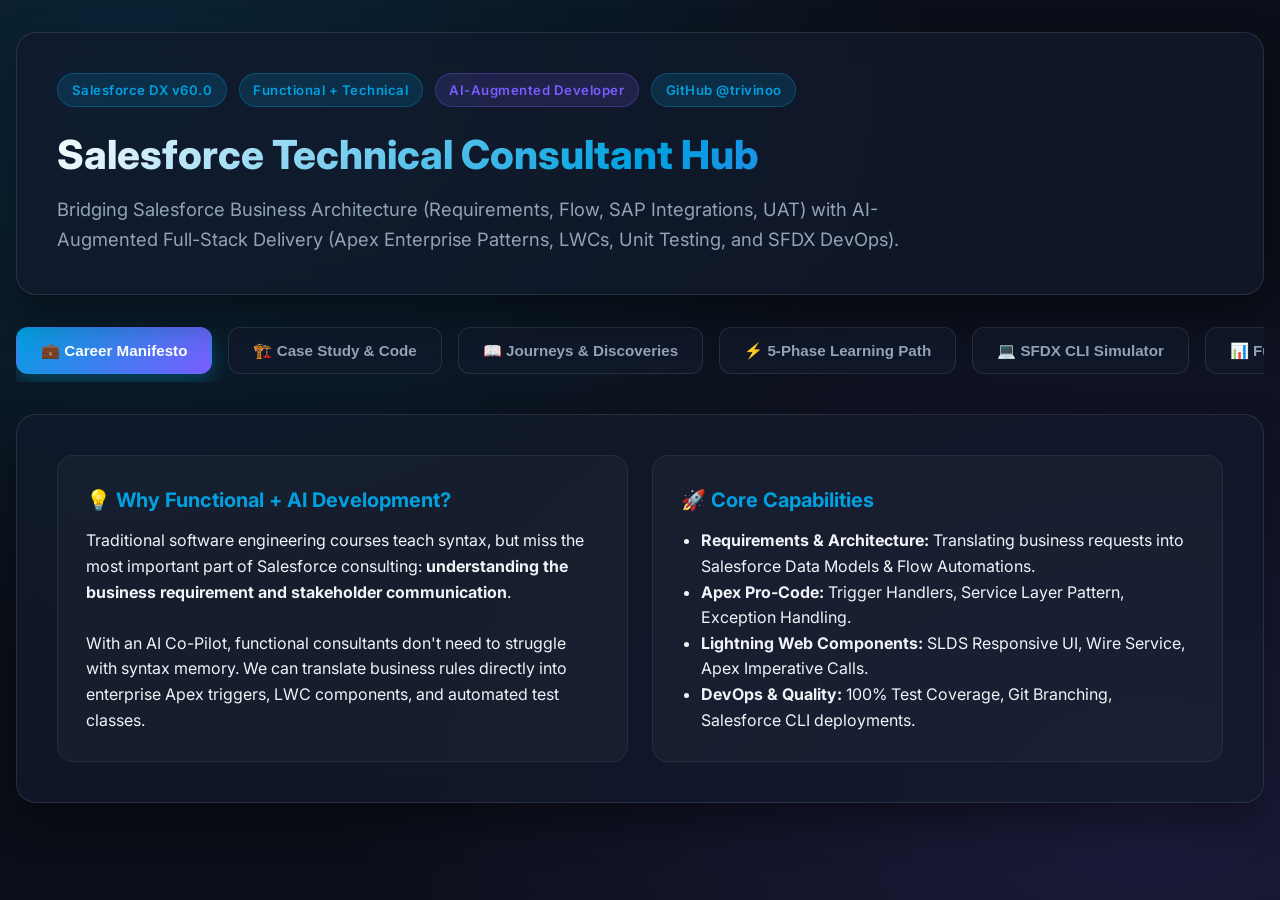
<file: index.html>
<!DOCTYPE html>
<html lang="en">
<head>
    <meta charset="UTF-8">
    <meta name="viewport" content="width=device-width, initial-scale=1.0">
    <title>Salesforce Technical & Functional Consultant Portfolio | Trivino</title>
    <link rel="stylesheet" href="styles.css">
    <link rel="preconnect" href="https://fonts.googleapis.com">
    <link rel="preconnect" href="https://fonts.gstatic.com" crossorigin>
    <link href="https://fonts.googleapis.com/css2?family=Inter:wght@400;500;600;700;800&family=JetBrains+Mono:wght@400;600&display=swap" rel="stylesheet">
</head>
<body>
    <div class="container">
        <!-- Header Section -->
        <header class="header">
            <div class="badge-group">
                <span class="badge">Salesforce DX v60.0</span>
                <span class="badge">Functional + Technical</span>
                <span class="badge ai">AI-Augmented Developer</span>
                <span class="badge">GitHub @trivinoo</span>
            </div>
            <h1 class="title">Salesforce Technical Consultant Hub</h1>
            <p class="subtitle">
                Bridging Salesforce Business Architecture (Requirements, Flow, SAP Integrations, UAT) with AI-Augmented Full-Stack Delivery (Apex Enterprise Patterns, LWCs, Unit Testing, and SFDX DevOps).
            </p>
        </header>

        <!-- Navigation Tabs -->
        <nav class="tabs">
            <button class="tab-btn active" data-tab="manifesto">💼 Career Manifesto</button>
            <button class="tab-btn" data-tab="architecture">🏗️ Case Study & Code</button>
            <button class="tab-btn" data-tab="journeys">📖 Journeys & Discoveries</button>
            <button class="tab-btn" data-tab="roadmap">⚡ 5-Phase Learning Path</button>
            <button class="tab-btn" data-tab="terminal">💻 SFDX CLI Simulator</button>
            <button class="tab-btn" data-tab="matrix">📊 Functional vs Technical Matrix</button>
        </nav>

        <!-- Panel 1: Manifesto -->
        <section id="manifesto" class="panel active">
            <div class="grid-2">
                <div class="card">
                    <h2 class="card-title">💡 Why Functional + AI Development?</h2>
                    <p>Traditional software engineering courses teach syntax, but miss the most important part of Salesforce consulting: <strong>understanding the business requirement and stakeholder communication</strong>.</p>
                    <br>
                    <p>With an AI Co-Pilot, functional consultants don't need to struggle with syntax memory. We can translate business rules directly into enterprise Apex triggers, LWC components, and automated test classes.</p>
                </div>
                <div class="card">
                    <h2 class="card-title">🚀 Core Capabilities</h2>
                    <ul style="padding-left: 1.25rem;">
                        <li><strong>Requirements & Architecture:</strong> Translating business requests into Salesforce Data Models & Flow Automations.</li>
                        <li><strong>Apex Pro-Code:</strong> Trigger Handlers, Service Layer Pattern, Exception Handling.</li>
                        <li><strong>Lightning Web Components:</strong> SLDS Responsive UI, Wire Service, Apex Imperative Calls.</li>
                        <li><strong>DevOps & Quality:</strong> 100% Test Coverage, Git Branching, Salesforce CLI deployments.</li>
                    </ul>
                </div>
            </div>
        </section>

        <!-- Panel 2: Case Study & Code -->
        <section id="architecture" class="panel">
            <h2 class="card-title">Case Study: Automated Order Credit Validation (SAP ERP)</h2>
            <p style="margin-bottom: 1.5rem; color: var(--text-secondary);">
                Business Rule: Automatically block Order submission if the Customer's credit status is BLOCKED in SAP ERP, while exposing a real-time LWC UI to Sales Reps.
            </p>
            
            <div class="code-header">
                <span class="code-title">force-app/main/default/classes/OrderCreditCheckService.cls</span>
            </div>
            <pre><code>public with sharing class OrderCreditCheckService {
    public static void validateOrderCreditLimits(List&lt;Order&gt; newOrders) {
        Set&lt;Id&gt; accountIds = new Set&lt;Id&gt;();
        for (Order ord : newOrders) {
            if (ord.AccountId != null) accountIds.add(ord.AccountId);
        }
        
        Map&lt;Id, Account&gt; accountMap = new Map&lt;Id, Account&gt;([
            SELECT Id, Description FROM Account WHERE Id IN :accountIds
        ]);
        
        for (Order ord : newOrders) {
            Account acc = accountMap.get(ord.AccountId);
            if (acc != null &amp;&amp; acc.Description != null &amp;&amp; acc.Description.containsIgnoreCase('BLOCKED')) {
                ord.addError('Order placement failed: Customer account status is BLOCKED in SAP ERP.');
            }
        }
    }
}</code></pre>
        </section>

        <!-- Panel: Journeys & Discoveries -->
        <section id="journeys" class="panel">
            <h2 class="card-title">📖 Project Journeys & Technical Discoveries</h2>
            <p style="margin-bottom: 1.5rem; color: var(--text-secondary);">
                Real-world architectural trade-offs, governor limit edge cases, and technical breakthroughs experienced when delivering complex Salesforce implementations.
            </p>

            <div class="grid-2">
                <div class="card">
                    <span class="badge" style="margin-bottom: 0.5rem; display: inline-block;">Integration & Limits</span>
                    <h3 style="color: var(--sf-blue); font-size: 1.15rem; margin-bottom: 0.5rem;">01. SAP Callout Exception in Triggers</h3>
                    <p style="font-size: 0.9rem; color: var(--text-secondary); margin-bottom: 1rem;">
                        Attempting synchronous REST callout in <code>before insert</code> trigger threw <code>System.CalloutException</code> due to uncommitted database work in transaction.
                    </p>
                    <p style="font-size: 0.85rem; color: var(--success-green); font-weight: 600;">
                        ✔ Solution: Refactored to Queueable Apex with <code>Database.AllowsCallouts</code> + LWC Imperative Apex pattern.
                    </p>
                    <div style="margin-top: 1rem;">
                        <a href="docs/journeys/01-sap-credit-check-governor-limits.md" target="_blank" style="color: var(--sf-blue); font-size: 0.85rem; font-weight: 600; text-decoration: none;">Read Full Journey Markdown →</a>
                    </div>
                </div>

                <div class="card">
                    <span class="badge" style="margin-bottom: 0.5rem; display: inline-block;">LWC UI Architecture</span>
                    <h3 style="color: var(--sf-blue); font-size: 1.15rem; margin-bottom: 0.5rem;">02. LWC Wire Service vs. Imperative Apex</h3>
                    <p style="font-size: 0.9rem; color: var(--text-secondary); margin-bottom: 1rem;">
                        <code>@wire</code> caches reactive data immutably; manual user button actions cannot invoke wire services directly on demand.
                    </p>
                    <p style="font-size: 0.85rem; color: var(--success-green); font-weight: 600;">
                        ✔ Solution: Combined <code>@wire</code> for initial page load with Imperative Apex & <code>refreshApex()</code> for on-demand user re-sync.
                    </p>
                    <div style="margin-top: 1rem;">
                        <a href="docs/journeys/02-lwc-wire-service-vs-imperative-apex.md" target="_blank" style="color: var(--sf-blue); font-size: 0.85rem; font-weight: 600; text-decoration: none;">Read Full Journey Markdown →</a>
                    </div>
                </div>

                <div class="card" style="grid-column: span 2;">
                    <span class="badge" style="margin-bottom: 0.5rem; display: inline-block;">Solution Architecture</span>
                    <h3 style="color: var(--sf-blue); font-size: 1.15rem; margin-bottom: 0.5rem;">03. The Declarative Flow vs. Apex Decision Framework</h3>
                    <p style="font-size: 0.9rem; color: var(--text-secondary); margin-bottom: 1rem;">
                        Balancing Low-Code maintainability for admin teams against Pro-Code Apex bulk performance for complex order processing loops.
                    </p>
                    <p style="font-size: 0.85rem; color: var(--success-green); font-weight: 600;">
                        ✔ Solution: 80/20 Rule — Low-Code Flow for standard rules, Apex Trigger Handler for complex map lookups & external integrations.
                    </p>
                    <div style="margin-top: 1rem;">
                        <a href="docs/journeys/03-declarative-flow-vs-apex-trigger-matrix.md" target="_blank" style="color: var(--sf-blue); font-size: 0.85rem; font-weight: 600; text-decoration: none;">Read Full Journey Markdown →</a>
                    </div>
                </div>
            </div>
        </section>

        <!-- Panel 3: 5-Phase Roadmap -->
        <section id="roadmap" class="panel">
            <h2 class="card-title">The 5-Phase Delivery Blueprint</h2>
            <div class="grid-2" style="margin-top: 1rem;">
                <div class="card">
                    <h3 style="color: var(--sf-blue);">Phase 1: Development Fundamentals</h3>
                    <p>Apex, SOQL, sObjects, Collections, Governor Limits, Execution Order.</p>
                </div>
                <div class="card">
                    <h3 style="color: var(--sf-blue);">Phase 2: Business Logic & Apex Patterns</h3>
                    <p>Trigger Handlers, Service Layer, Exception Handling, Async Apex (@future, Queueable).</p>
                </div>
                <div class="card">
                    <h3 style="color: var(--sf-blue);">Phase 3: Lightning Web Components</h3>
                    <p>HTML5, Modern CSS, JavaScript ES6, SLDS Design Tokens, Event Handling.</p>
                </div>
                <div class="card">
                    <h3 style="color: var(--sf-blue);">Phase 4 & 5: DevOps, CLI & Portfolio</h3>
                    <p>VS Code, Git/GitHub, Salesforce CLI (`sf project deploy`), Deployment validation, CI/CD.</p>
                </div>
            </div>
        </section>

        <!-- Panel 4: CLI Simulator -->
        <section id="terminal" class="panel">
            <h2 class="card-title">Salesforce CLI (`sf`) Interactive Terminal</h2>
            <p style="margin-bottom: 1rem; color: var(--text-secondary);">Click the button below to simulate compiling metadata, running unit tests, and deploying source to a target Salesforce Sandbox.</p>
            
            <div style="margin-bottom: 1rem;">
                <button id="run-sfdx-btn" class="btn">▶ Execute `sf project deploy start`</button>
            </div>

            <div class="terminal">
                <div class="terminal-header">
                    <span class="dot dot-red"></span>
                    <span class="dot dot-yellow"></span>
                    <span class="dot dot-green"></span>
                    <span style="margin-left: 0.5rem; color: #64748b;">Salesforce CLI (zsh/powershell)</span>
                </div>
                <div id="terminal-output" class="terminal-output">Ready for deployment command...</div>
            </div>
        </section>

        <!-- Panel 5: Skill Matrix -->
        <section id="matrix" class="panel">
            <h2 class="card-title">Functional Consultant to Technical Engineer Matrix</h2>
            <table>
                <thead>
                    <tr>
                        <th>Functional Domain Knowledge</th>
                        <th>AI-Augmented Technical Implementation</th>
                    </tr>
                </thead>
                <tbody>
                    <tr>
                        <td>Business Process & Order Rules</td>
                        <td>Apex Trigger Handler & Service Class Patterns</td>
                    </tr>
                    <tr>
                        <td>SAP / ERP Systems Integration Requirements</td>
                        <td>Async Apex `@future` & REST Callout Mock Testing</td>
                    </tr>
                    <tr>
                        <td>User Experience & Screen Design</td>
                        <td>Lightning Web Components (LWC) with SLDS</td>
                    </tr>
                    <tr>
                        <td>UAT & QA Testing Scenarios</td>
                        <td>Apex Unit Tests with 100% Code Coverage</td>
                    </tr>
                    <tr>
                        <td>Release & Change Management</td>
                        <td>Salesforce DX CLI, Git Version Control & Deployment</td>
                    </tr>
                </tbody>
            </table>
        </section>
    </div>

    <script src="app.js"></script>
</body>
</html>
</file>
<file: styles.css>
:root {
  --bg-dark: #0b0f19;
  --panel-bg: rgba(18, 26, 44, 0.75);
  --panel-border: rgba(255, 255, 255, 0.1);
  --sf-blue: #00A1E0;
  --sf-blue-glow: rgba(0, 161, 224, 0.3);
  --accent-purple: #7a5cff;
  --accent-purple-glow: rgba(122, 92, 255, 0.3);
  --text-primary: #f0f4f8;
  --text-secondary: #94a3b8;
  --success-green: #10b981;
  --warning-amber: #f59e0b;
  --danger-red: #ef4444;
  --font-main: 'Inter', -apple-system, BlinkMacSystemFont, 'Segoe UI', Roboto, sans-serif;
  --font-mono: 'JetBrains Mono', 'Fira Code', Consolas, monospace;
}

* {
  box-sizing: border-box;
  margin: 0;
  padding: 0;
}

body {
  background-color: var(--bg-dark);
  background-image: 
    radial-gradient(at 10% 10%, rgba(0, 161, 224, 0.15) 0px, transparent 50%),
    radial-gradient(at 90% 90%, rgba(122, 92, 255, 0.15) 0px, transparent 50%);
  color: var(--text-primary);
  font-family: var(--font-main);
  line-height: 1.6;
  min-height: 100vh;
  padding: 2rem 1rem;
}

.container {
  max-width: 1280px;
  margin: 0 auto;
}

/* Header Styling */
.header {
  background: var(--panel-bg);
  backdrop-filter: blur(16px);
  border: 1px solid var(--panel-border);
  border-radius: 20px;
  padding: 2.5rem;
  margin-bottom: 2rem;
  box-shadow: 0 20px 40px rgba(0, 0, 0, 0.4);
}

.badge-group {
  display: flex;
  gap: 0.75rem;
  flex-wrap: wrap;
  margin-bottom: 1rem;
}

.badge {
  background: rgba(0, 161, 224, 0.15);
  color: var(--sf-blue);
  border: 1px solid rgba(0, 161, 224, 0.3);
  padding: 0.35rem 0.85rem;
  border-radius: 50px;
  font-size: 0.825rem;
  font-weight: 600;
  letter-spacing: 0.5px;
}

.badge.ai {
  background: rgba(122, 92, 255, 0.15);
  color: var(--accent-purple);
  border-color: rgba(122, 92, 255, 0.3);
}

.title {
  font-size: 2.5rem;
  font-weight: 800;
  background: linear-gradient(135deg, #ffffff 0%, var(--sf-blue) 50%, var(--accent-purple) 100%);
  -webkit-background-clip: text;
  -webkit-text-fill-color: transparent;
  margin-bottom: 0.5rem;
}

.subtitle {
  color: var(--text-secondary);
  font-size: 1.15rem;
  max-width: 900px;
}

/* Navigation Tabs */
.tabs {
  display: flex;
  gap: 1rem;
  margin-bottom: 2rem;
  overflow-x: auto;
  padding-bottom: 0.5rem;
}

.tab-btn {
  background: var(--panel-bg);
  border: 1px solid var(--panel-border);
  color: var(--text-secondary);
  padding: 0.85rem 1.5rem;
  border-radius: 12px;
  font-size: 0.95rem;
  font-weight: 600;
  cursor: pointer;
  transition: all 0.3s ease;
  white-space: nowrap;
}

.tab-btn:hover {
  background: rgba(255, 255, 255, 0.08);
  color: var(--text-primary);
}

.tab-btn.active {
  background: linear-gradient(135deg, var(--sf-blue) 0%, var(--accent-purple) 100%);
  color: #ffffff;
  border-color: transparent;
  box-shadow: 0 8px 20px var(--sf-blue-glow);
}

/* Content Panel */
.panel {
  display: none;
  background: var(--panel-bg);
  backdrop-filter: blur(16px);
  border: 1px solid var(--panel-border);
  border-radius: 20px;
  padding: 2.5rem;
  box-shadow: 0 20px 40px rgba(0, 0, 0, 0.4);
}

.panel.active {
  display: block;
  animation: fadeIn 0.4s ease-in-out;
}

@keyframes fadeIn {
  from { opacity: 0; transform: translateY(10px); }
  to { opacity: 1; transform: translateY(0); }
}

/* Grid Layouts */
.grid-2 {
  display: grid;
  grid-template-columns: 1fr 1fr;
  gap: 1.5rem;
}

@media (max-width: 900px) {
  .grid-2 { grid-template-columns: 1fr; }
}

/* Card Styling */
.card {
  background: rgba(255, 255, 255, 0.03);
  border: 1px solid rgba(255, 255, 255, 0.06);
  border-radius: 16px;
  padding: 1.75rem;
}

.card-title {
  font-size: 1.25rem;
  font-weight: 700;
  color: var(--sf-blue);
  margin-bottom: 0.75rem;
  display: flex;
  align-items: center;
  gap: 0.5rem;
}

/* Code Viewer */
.code-header {
  display: flex;
  justify-content: space-between;
  align-items: center;
  background: rgba(0, 0, 0, 0.4);
  padding: 0.75rem 1.25rem;
  border-radius: 12px 12px 0 0;
  border: 1px solid var(--panel-border);
  border-bottom: none;
}

.code-title {
  font-family: var(--font-mono);
  font-size: 0.9rem;
  color: var(--sf-blue);
}

pre {
  background: #060911;
  padding: 1.25rem;
  border-radius: 0 0 12px 12px;
  border: 1px solid var(--panel-border);
  overflow-x: auto;
  font-family: var(--font-mono);
  font-size: 0.875rem;
  color: #e2e8f0;
  line-height: 1.5;
}

/* Terminal Simulator */
.terminal {
  background: #04060c;
  border: 1px solid rgba(0, 161, 224, 0.2);
  border-radius: 14px;
  padding: 1.5rem;
  font-family: var(--font-mono);
  font-size: 0.9rem;
  box-shadow: 0 10px 30px rgba(0, 0, 0, 0.6);
}

.terminal-header {
  display: flex;
  gap: 0.5rem;
  margin-bottom: 1rem;
}

.dot {
  width: 12px;
  height: 12px;
  border-radius: 50%;
}

.dot-red { background: #ff5f56; }
.dot-yellow { background: #ffbd2e; }
.dot-green { background: #27c93f; }

.terminal-output {
  min-height: 220px;
  color: #38ef7d;
  white-space: pre-wrap;
}

.btn {
  background: linear-gradient(135deg, var(--sf-blue) 0%, var(--accent-purple) 100%);
  color: white;
  border: none;
  padding: 0.75rem 1.5rem;
  border-radius: 10px;
  font-weight: 600;
  cursor: pointer;
  transition: opacity 0.2s ease;
}

.btn:hover { opacity: 0.9; }

/* Table Styling */
table {
  width: 100%;
  border-collapse: collapse;
  margin-top: 1rem;
}

th, td {
  padding: 1rem;
  text-align: left;
  border-bottom: 1px solid rgba(255, 255, 255, 0.08);
}

th {
  color: var(--sf-blue);
  font-weight: 700;
}
</file>
